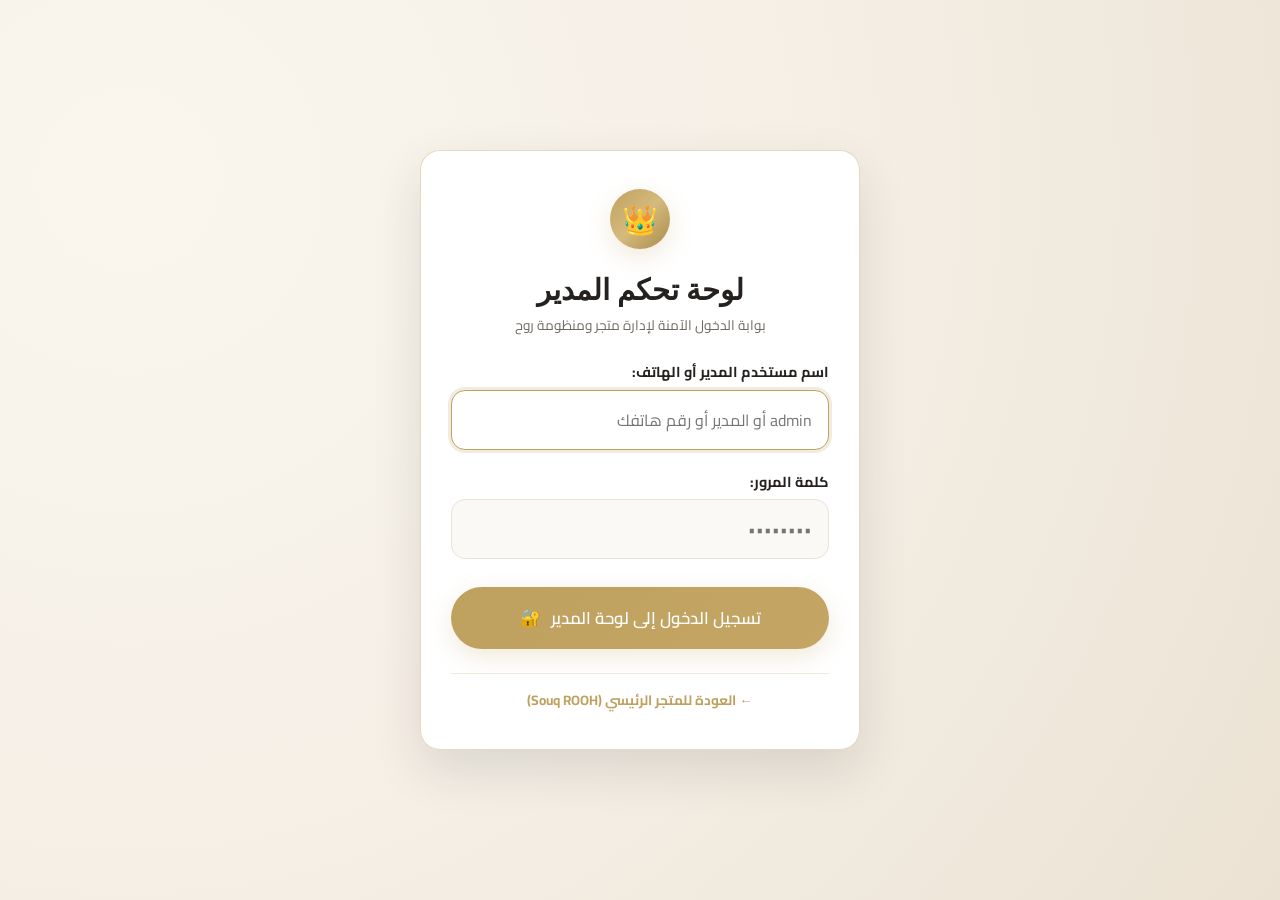
<file: login.html>
<!DOCTYPE html>
<html lang="ar" dir="rtl">
<head>
  <meta charset="UTF-8">
  <meta name="viewport" content="width=device-width, initial-scale=1.0, maximum-scale=5.0">
  <title>بوابة تسجيل الدخول الإدارية | ROOH Enterprise</title>
  <!-- Luxury Styles -->
  <link rel="stylesheet" href="css/rooh-luxury.css">
  <link rel="icon" href="data:image/svg+xml,<svg xmlns='http://www.w3.org/2000/svg' viewBox='0 0 100 100'><text y='.9em' font-size='90'>🔐</text></svg>">
  <style>
    body {
      min-height: 100vh;
      display: flex;
      align-items: center;
      justify-content: center;
      background: radial-gradient(circle at 10% 20%, #FAF6EE 0%, #F5EFE6 50%, #EBE2D3 100%);
      padding: 20px;
    }
    .login-card {
      background: rgba(255, 255, 255, 0.98);
      backdrop-filter: blur(16px);
      -webkit-backdrop-filter: blur(16px);
      border: 1px solid rgba(191, 161, 95, 0.4);
      border-radius: var(--rooh-radius-lg);
      box-shadow: 0 20px 50px rgba(36, 33, 30, 0.12);
      max-width: 440px;
      width: 100%;
      padding: 38px 30px;
      text-align: center;
      position: relative;
    }
    .login-brand-logo {
      width: 60px;
      height: 60px;
      margin: 0 auto 16px;
      border-radius: 50%;
      background: linear-gradient(135deg, var(--rooh-gold) 0%, #D4BA7D 50%, var(--rooh-gold-hover) 100%);
      color: #FFF;
      display: flex;
      align-items: center;
      justify-content: center;
      font-size: 1.8rem;
      font-weight: 800;
      box-shadow: var(--rooh-shadow-gold);
    }
    .form-group {
      text-align: right;
      margin-bottom: 20px;
    }
    .form-label {
      font-size: 0.9rem;
      font-weight: 700;
      color: var(--rooh-dark);
      display: block;
      margin-bottom: 6px;
    }
    .form-input {
      width: 100%;
      padding: 14px 16px;
      border: 1.5px solid var(--rooh-border);
      border-radius: var(--rooh-radius-md);
      font-family: inherit;
      font-size: 16px !important;
      outline: none;
      transition: var(--rooh-transition);
      background: #FBF9F5;
      -webkit-text-size-adjust: 100%;
    }
    .form-input:focus {
      border-color: var(--rooh-gold);
      background: #FFF;
      box-shadow: 0 0 0 3px rgba(191, 161, 95, 0.2);
    }
    .error-banner {
      background: #FFEBEE;
      color: #C62828;
      border: 1px solid #FFCDD2;
      border-radius: 8px;
      padding: 12px;
      font-size: 0.88rem;
      margin-bottom: 18px;
      display: none;
      text-align: right;
    }
    .credential-hint-box {
      margin-top: 20px;
      padding: 14px;
      background: #FAF8F5;
      border: 1px dashed rgba(191,161,95,0.4);
      border-radius: 10px;
      text-align: right;
      font-size: 0.8rem;
      color: var(--rooh-muted);
      line-height: 1.6;
    }
    @media (max-width: 480px) {
      body { padding: 12px; }
      .login-card { padding: 26px 18px; border-radius: 16px; }
    }
  </style>
</head>
<body>

  <div class="login-card">
    <div class="login-brand-logo">👑</div>
    <h2 style="font-family:var(--rooh-font-serif); font-size:1.8rem; color:var(--rooh-dark); margin-bottom:4px;">
      لوحة تحكم المدير
    </h2>
    <p style="font-size:0.85rem; color:var(--rooh-muted); margin-bottom:24px;">
      بوابة الدخول الآمنة لإدارة متجر ومنظومة روح
    </p>

    <div class="error-banner" id="errorBanner"></div>

    <form id="loginForm" onsubmit="handleLoginSubmit(event)">
      <div class="form-group">
        <label class="form-label" for="loginUsername">اسم مستخدم المدير أو الهاتف:</label>
        <input type="text" id="loginUsername" class="form-input" placeholder="admin أو المدير أو رقم هاتفك" required autocomplete="username" autofocus />
      </div>

      <div class="form-group">
        <label class="form-label" for="loginPassword">كلمة المرور:</label>
        <input type="password" id="loginPassword" class="form-input" placeholder="••••••••" required autocomplete="current-password" />
      </div>

      <button type="submit" class="btn-rooh btn-rooh-primary" id="loginBtn" style="width:100%; padding:15px; font-size:1.05rem; margin-top:8px; border-radius:50px;">
        <span>تسجيل الدخول إلى لوحة المدير</span>
        <span>🔐</span>
      </button>
    </form>

    <div style="margin-top:24px; padding-top:16px; border-top:1px solid var(--rooh-sand); font-size:0.85rem;">
      <a id="backToStoreLink" href="index.html" style="color:var(--rooh-gold); font-weight:700;">← العودة للمتجر الرئيسي (Souq ROOH)</a>
    </div>
  </div>

  <script src="data/seed.js"></script>
  <script src="js/db.js"></script>
  <script>
    // Clean URLs link adjustment
    if (window.location.protocol.startsWith('http')) {
      document.getElementById('backToStoreLink').setAttribute('href', '/');
    }

    async function handleLoginSubmit(e) {
      e.preventDefault();
      const userEl = document.getElementById('loginUsername');
      const passEl = document.getElementById('loginPassword');
      const errBox = document.getElementById('errorBanner');
      const btn = document.getElementById('loginBtn');

      errBox.style.display = 'none';
      btn.disabled = true;
      btn.innerHTML = '<span>جاري التحقق من الصلاحيات...</span>';

      // Safety guard: ensure window.roohDB is always initialized
      if (!window.roohDB && typeof RoohDatabase !== 'undefined') {
        window.roohDB = new RoohDatabase();
      }

      try {
        const result = await window.roohDB.login(userEl.value, passEl.value);
        btn.innerHTML = '<span>تم التحقق بنجاح ✓ جاري فتح لوحة التحكم...</span>';
        btn.style.background = '#2E7D32';

        setTimeout(() => {
          const target = window.location.protocol.startsWith('http') ? '/admin' : 'admin.html';
          window.location.href = target;
        }, 150);
      } catch (err) {
        let msg = err && err.message ? err.message : 'اسم المستخدم أو كلمة المرور غير صحيحة! يرجى مراجعة البيانات.';
        if (msg.includes('Unexpected') || msg.includes('JSON') || msg.includes('token') || msg.includes('<') || msg.includes('fetch')) {
          msg = 'اسم المستخدم أو كلمة المرور غير صحيحة! يرجى مراجعة البيانات.';
        }
        errBox.textContent = msg;
        errBox.style.display = 'block';
        btn.disabled = false;
        btn.style.background = '';
        btn.innerHTML = '<span>تسجيل الدخول للوحة التحكم</span> <span>🔐</span>';
      }
    }
  </script>
</body>
</html>
</file>
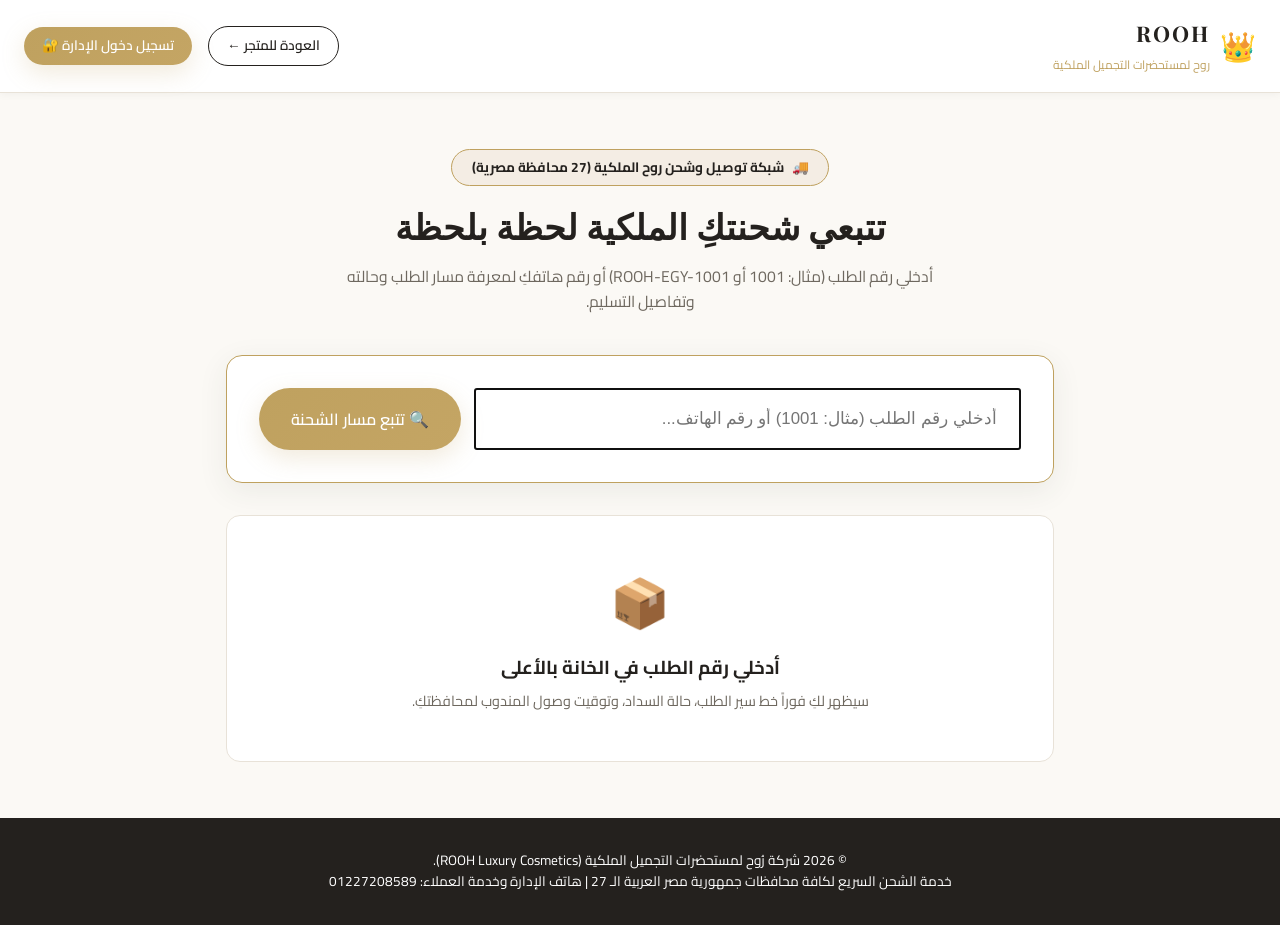
<file: track.html>
<!DOCTYPE html>
<html lang="ar" dir="rtl">
<head>
  <meta charset="UTF-8">
  <meta name="viewport" content="width=device-width, initial-scale=1.0">
  <title>ROOH Delivery | تتبع الشحنات والطلبات الملكية — روح لمستحضرات التجميل</title>
  
  <link rel="preconnect" href="https://fonts.googleapis.com">
  <link rel="preconnect" href="https://fonts.gstatic.com" crossorigin>
  <link href="https://fonts.googleapis.com/css2?family=Cairo:wght@400;600;700;800;900&family=Cinzel:wght@600;700&family=Plus+Jakarta+Sans:wght@400;600;700&display=swap" rel="stylesheet">
  
  <link rel="stylesheet" href="css/rooh-luxury.css">
</head>
<body style="background: var(--rooh-cream); min-height: 100vh; display: flex; flex-direction: column;">

  <!-- Header -->
  <header style="background: #FFF; border-bottom: 1.5px solid var(--rooh-border); padding: 1rem 0; box-shadow: var(--rooh-shadow-sm);">
    <div class="container" style="display: flex; justify-content: space-between; align-items: center;">
      <a href="index.html" class="brand-logo" style="text-decoration:none; display:flex; align-items:center; gap:10px;">
        <span style="font-size:1.8rem;">👑</span>
        <div>
          <span style="font-family:var(--rooh-font-serif); font-size:1.35rem; font-weight:700; color:var(--rooh-dark); letter-spacing:2px; display:block;">ROOH</span>
          <span style="font-size:0.75rem; color:var(--rooh-gold);">روح لمستحضرات التجميل الملكية</span>
        </div>
      </a>
      <div style="display: flex; align-items: center; gap: 1rem;">
        <a href="index.html" class="btn-rooh btn-rooh-outline btn-rooh-sm">العودة للمتجر ←</a>
        <a href="login.html" class="btn-rooh btn-rooh-primary btn-rooh-sm">تسجيل دخول الإدارة 🔐</a>
      </div>
    </div>
  </header>

  <!-- Main Tracking Container -->
  <main class="container" style="flex: 1; padding: 3.5rem 1rem; max-width: 860px;">
    <div style="text-align: center; margin-bottom: 2.5rem;">
      <div style="display: inline-flex; align-items: center; gap: 0.5rem; background: rgba(197, 168, 128, 0.15); border: 1px solid var(--rooh-gold); color: var(--rooh-dark); padding: 0.4rem 1.2rem; border-radius: 999px; font-weight: 700; font-size: 0.85rem; margin-bottom: 0.8rem;">
        <span>🚚</span> شبكة توصيل وشحن روح الملكية (27 محافظة مصرية)
      </div>
      <h1 style="font-family:var(--rooh-font-serif); font-size: 2.2rem; font-weight: 800; color: var(--rooh-dark); margin-bottom: 0.6rem;">
        تتبعي شحنتكِ الملكية لحظة بلحظة
      </h1>
      <p style="color: var(--rooh-muted); font-size: 0.98rem; max-width:600px; margin:0 auto;">
        أدخلي رقم الطلب (مثال: 1001 أو ROOH-EGY-1001) أو رقم هاتفكِ لمعرفة مسار الطلب وحالته وتفاصيل التسليم.
      </p>
    </div>

    <!-- Tracking Search Form -->
    <div style="background: #FFF; border: 1.5px solid var(--rooh-gold); border-radius: 16px; padding: 2rem; box-shadow: 0 8px 30px rgba(45,59,45,0.08); margin-bottom: 2rem;">
      <form id="trackOrderForm" style="display: flex; gap: 0.8rem; flex-wrap: wrap;" onsubmit="event.preventDefault(); window.searchOrderTrack();">
        <input type="text" id="trackInput" class="form-input" style="flex: 1; padding: 1rem 1.4rem; font-size: 1.05rem;" placeholder="أدخلي رقم الطلب (مثال: 1001) أو رقم الهاتف..." required autofocus>
        <button type="submit" class="btn-rooh btn-rooh-primary" style="padding: 1rem 2rem; font-size: 1rem;">
          <span>🔍 تتبع مسار الشحنة</span>
        </button>
      </form>
    </div>

    <!-- Results Display -->
    <div id="trackingResultContainer">
      <div style="background: #FFF; border-radius: 14px; padding: 3rem 1rem; text-align: center; border: 1px solid var(--rooh-border);">
        <div style="font-size: 3rem; margin-bottom: 0.8rem;">📦</div>
        <h3 style="color: var(--rooh-dark); margin-bottom: 0.4rem;">أدخلي رقم الطلب في الخانة بالأعلى</h3>
        <p style="color: var(--rooh-muted); font-size: 0.9rem;">
          سيظهر لكِ فوراً خط سير الطلب، حالة السداد، وتوقيت وصول المندوب لمحافظتكِ.
        </p>
      </div>
    </div>
  </main>

  <!-- Footer -->
  <footer style="background: var(--rooh-dark); color: #FFF; padding: 2rem 0; text-align: center; font-size: 0.85rem; margin-top: auto;">
    <div class="container">
      © 2026 شركة رُوح لمستحضرات التجميل الملكية (ROOH Luxury Cosmetics).<br>
      خدمة الشحن السريع لكافة محافظات جمهورية مصر العربية الـ 27 | هاتف الإدارة وخدمة العملاء: 01227208589
    </div>
  </footer>

  <script src="data/seed.js"></script>
  <script src="js/db.js"></script>
  <script>
    async function searchOrderTrack() {
      const q = (document.getElementById('trackInput').value || '').trim().toLowerCase();
      const container = document.getElementById('trackingResultContainer');
      if (!q) return;

      container.innerHTML = `
        <div style="background:#FFF; padding:40px; border-radius:14px; text-align:center;">
          <div class="luxury-spinner" style="width:36px; height:36px; border:3px solid var(--rooh-gold); border-top-color:transparent; border-radius:50%; margin:0 auto 12px; animation:spin 0.8s linear infinite;"></div>
          <span>جاري جلب تفاصيل الشحنة من قاعدة البيانات...</span>
        </div>
      `;

      const orders = await window.roohDB.getOrders('all');
      const order = orders.find(o => 
        (o.order_number && String(o.order_number).toLowerCase().includes(q)) ||
        (o.id && o.id.toLowerCase().includes(q)) ||
        (o.tracking_number && o.tracking_number.toLowerCase().includes(q)) ||
        (o.customer_phone && o.customer_phone.includes(q)) ||
        (o.customer && o.customer.phone && o.customer.phone.includes(q))
      );

      if (!order) {
        container.innerHTML = `
          <div style="background: #FFF; border-radius: 14px; padding: 3rem 1.5rem; text-align: center; border: 1px solid var(--rooh-border);">
            <div style="font-size: 3rem; margin-bottom: 0.8rem;">🔍</div>
            <h3 style="color: var(--rooh-dark); margin-bottom: 0.4rem;">لم نتمكن من العثور على طلب بهذا الرقم: "${q}"</h3>
            <p style="color: var(--rooh-muted); font-size: 0.9rem; margin-bottom: 1rem;">
              يرجى التأكد من كتابة رقم الطلب بشكل صحيح (مثال: 1001) أو رقم هاتفكِ المسجل به الطلب.
            </p>
            <a href="https://wa.me/201227208589" target="_blank" class="btn-rooh btn-rooh-outline btn-rooh-sm">
              <span>💬 تواصل مع خدمة العملاء (واتساب: 01227208589)</span>
            </a>
          </div>
        `;
        return;
      }

      // Status translation & step
      const statusMap = {
        'New': { label: 'تم استلام وتأكيد الطلب', step: 1, color: '#F57F17' },
        'In Preparation': { label: 'جاري التجهيز والتركيب المعملي', step: 2, color: 'var(--rooh-gold)' },
        'Out for Delivery': { label: 'في الطريق مع مندوب الشحن', step: 3, color: '#1976D2' },
        'Delivered': { label: 'تم التسليم بنجاح للعميل', step: 4, color: '#2E7D32' },
        'Cancelled': { label: 'ملغي', step: 0, color: '#C62828' }
      };

      const curStatus = statusMap[order.order_status] || { label: order.order_status, step: 1, color: 'var(--rooh-gold)' };
      const customerName = order.customer_name || order.customer?.name || 'عميل روح المميز';
      const gov = order.customer_governorate || order.customer?.governorate || 'القاهرة';
      const address = order.customer_address || order.customer?.address || 'عنوان التوصيل المعتمد';

      container.innerHTML = `
        <div style="background:#FFF; border-radius:16px; border:1px solid var(--rooh-border); padding:26px; box-shadow:0 8px 30px rgba(45,59,45,0.06);">
          <!-- Order Header Strip -->
          <div style="display:flex; justify-content:space-between; align-items:center; border-bottom:1.5px solid var(--rooh-border); padding-bottom:16px; margin-bottom:20px; flex-wrap:wrap; gap:12px;">
            <div>
              <span style="font-size:0.8rem; color:var(--rooh-muted); display:block;">رقم الطلب الرسمي:</span>
              <h2 style="font-family:var(--rooh-font-serif); font-size:1.6rem; color:var(--rooh-dark); margin:0;">
                #${order.order_number}
              </h2>
              <span style="font-size:0.8rem; color:var(--rooh-gold); font-family:monospace;">
                ${order.tracking_number || `ROOH-EGY-${order.order_number}`}
              </span>
            </div>
            <div style="text-align:left;">
              <span style="display:inline-block; padding:6px 14px; border-radius:20px; background:${curStatus.color}22; color:${curStatus.color}; font-weight:800; font-size:0.9rem; border:1px solid ${curStatus.color};">
                ● ${curStatus.label}
              </span>
              <div style="font-size:0.75rem; color:var(--rooh-muted); margin-top:4px;">
                تاريخ الطلب: ${window.RoohUtil.formatDate(order.created_at || order.date)}
              </div>
            </div>
          </div>

          <!-- Progress Stepper (4 steps) -->
          <div style="display:grid; grid-template-columns:1fr 1fr 1fr 1fr; gap:8px; margin-bottom:24px; text-align:center;">
            <div style="padding:10px 4px; border-radius:8px; background:${curStatus.step >= 1 ? '#E8F5E9' : '#F5F5F5'}; border:1px solid ${curStatus.step >= 1 ? '#81C784' : '#E0E0E0'};">
              <span style="font-size:1.2rem;">📝</span>
              <div style="font-size:0.75rem; font-weight:700; color:${curStatus.step >= 1 ? '#2E7D32' : '#9E9E9E'}; margin-top:4px;">1. تأكيد الطلب</div>
            </div>
            <div style="padding:10px 4px; border-radius:8px; background:${curStatus.step >= 2 ? '#E8F5E9' : '#F5F5F5'}; border:1px solid ${curStatus.step >= 2 ? '#81C784' : '#E0E0E0'};">
              <span style="font-size:1.2rem;">🔬</span>
              <div style="font-size:0.75rem; font-weight:700; color:${curStatus.step >= 2 ? '#2E7D32' : '#9E9E9E'}; margin-top:4px;">2. التجهيز المعملي</div>
            </div>
            <div style="padding:10px 4px; border-radius:8px; background:${curStatus.step >= 3 ? '#E8F5E9' : '#F5F5F5'}; border:1px solid ${curStatus.step >= 3 ? '#81C784' : '#E0E0E0'};">
              <span style="font-size:1.2rem;">🚚</span>
              <div style="font-size:0.75rem; font-weight:700; color:${curStatus.step >= 3 ? '#2E7D32' : '#9E9E9E'}; margin-top:4px;">3. جاري التوصيل</div>
            </div>
            <div style="padding:10px 4px; border-radius:8px; background:${curStatus.step >= 4 ? '#E8F5E9' : '#F5F5F5'}; border:1px solid ${curStatus.step >= 4 ? '#81C784' : '#E0E0E0'};">
              <span style="font-size:1.2rem;">🎁</span>
              <div style="font-size:0.75rem; font-weight:700; color:${curStatus.step >= 4 ? '#2E7D32' : '#9E9E9E'}; margin-top:4px;">4. تم التسليم</div>
            </div>
          </div>

          <!-- Customer & Delivery Summary -->
          <div style="display:grid; grid-template-columns:1fr 1fr; gap:16px; margin-bottom:24px; background:#FBF9F5; padding:16px; border-radius:12px; border:1px solid #ECE6DB;">
            <div>
              <strong style="color:var(--rooh-dark); display:block; margin-bottom:4px;">بيانات العميل والتوصيل:</strong>
              <div style="font-size:0.85rem; color:var(--rooh-dark); line-height:1.6;">
                • الاسم: <strong>${customerName}</strong><br>
                • المحافظة: <strong>${gov}</strong><br>
                • العنوان: ${address}
              </div>
            </div>
            <div>
              <strong style="color:var(--rooh-dark); display:block; margin-bottom:4px;">طريقة وسداد الفاتورة:</strong>
              <div style="font-size:0.85rem; color:var(--rooh-dark); line-height:1.6;">
                • طريقة الدفع: <strong>${order.payment_method || 'InstaPay'}</strong><br>
                • حالة السداد: <strong style="color:${order.payment_status === 'Paid' ? '#2E7D32' : '#E65100'};">${order.payment_status === 'Paid' ? 'تم الدفع بنجاح ✓' : 'الدفع عند الاستلام'}</strong><br>
                • الإجمالي النهائي: <strong style="color:var(--rooh-gold); font-size:1rem;">${order.total || order.total_amount} ج.م</strong>
              </div>
            </div>
          </div>

          <!-- Ordered Items List -->
          <h4 style="font-size:1rem; color:var(--rooh-dark); margin:0 0 10px;">المستحضرات المطلوبة:</h4>
          <div style="display:flex; flex-direction:column; gap:8px; margin-bottom:20px;">
            ${(order.items || []).map(i => `
              <div style="display:flex; justify-content:space-between; align-items:center; padding:10px 14px; background:#FAF8F5; border-radius:8px; border:1px solid #E8E2D8;">
                <div style="display:flex; align-items:center; gap:12px;">
                  <img src="${i.image || 'assets/img/placeholder.png'}" style="width:40px; height:40px; object-fit:cover; border-radius:6px; border:1px solid var(--rooh-gold);" />
                  <div>
                    <strong style="font-size:0.9rem; color:var(--rooh-dark); display:block;">${i.name_ar || i.name || i.title}</strong>
                    <span style="font-size:0.75rem; color:var(--rooh-muted);">${i.size || '50ml'} • الكمية: ${i.qty || 1}</span>
                  </div>
                </div>
                <strong style="color:var(--rooh-gold); font-size:0.95rem;">
                  ${(i.unit_price || i.price || 0) * (i.qty || 1)} ج.م
                </strong>
              </div>
            `).join('')}
          </div>

          <!-- Live Timeline Log -->
          <h4 style="font-size:1rem; color:var(--rooh-dark); margin:0 0 10px;">سجل حركة الطلب:</h4>
          <div style="display:flex; flex-direction:column; gap:8px;">
            ${(order.timeline || [{ status: 'New', time: order.created_at, note: 'تم استلام وتأكيد الطلب' }]).map(t => `
              <div style="display:flex; align-items:center; gap:10px; font-size:0.82rem; padding:6px 0; border-bottom:1px dashed #E0E0E0;">
                <span style="color:var(--rooh-gold); font-weight:800;">●</span>
                <span style="flex:1; color:var(--rooh-dark);">${t.note || t.status}</span>
                <span style="color:var(--rooh-muted); font-size:0.75rem;">${window.RoohUtil.formatDate(t.time)}</span>
              </div>
            `).join('')}
          </div>
        </div>
      `;
    }

    document.addEventListener('DOMContentLoaded', () => {
      const urlParams = new URLSearchParams(window.location.search);
      const orderParam = urlParams.get('order') || urlParams.get('q');
      if (orderParam) {
        document.getElementById('trackInput').value = orderParam;
        searchOrderTrack();
      }
    });
  </script>
</body>
</html>
</file>
<file: css/rooh-luxury.css>
/* ROOH Luxury Cosmetics Design System */
@import url('https://fonts.googleapis.com/css2?family=Cairo:wght@300;400;500;600;700;800&family=Playfair+Display:ital,wght@0,400;0,600;0,700;1,400&family=Tajawal:wght@300;400;500;700&display=swap');

:root {
  --rooh-cream: #FBF9F5;
  --rooh-ivory: #FAF7F2;
  --rooh-sand: #EFE9DF;
  --rooh-sand-light: #F6F3ED;
  --rooh-sand-dark: #DDD4C5;
  --rooh-white: #FFFFFF;
  --rooh-gold: #BFA15F;
  --rooh-gold-hover: #A88B49;
  --rooh-gold-light: #F4EEDF;
  --rooh-gold-glow: rgba(191, 161, 95, 0.25);
  --rooh-dark: #24211E;
  --rooh-dark-soft: #38342F;
  --rooh-muted: #6E685F;
  --rooh-border: #E8E2D8;
  --rooh-rose: #C98D83;
  --rooh-sage: #7E927A;
  --rooh-success: #2E7D32;
  --rooh-danger: #C62828;
  --rooh-warning: #E65100;
  --rooh-info: #0277BD;
  --rooh-shadow-sm: 0 2px 8px rgba(36, 33, 30, 0.04);
  --rooh-shadow-md: 0 6px 20px rgba(36, 33, 30, 0.08);
  --rooh-shadow-lg: 0 16px 40px rgba(36, 33, 30, 0.12);
  --rooh-shadow-gold: 0 8px 24px rgba(191, 161, 95, 0.22);
  --rooh-radius-sm: 8px;
  --rooh-radius-md: 14px;
  --rooh-radius-lg: 20px;
  --rooh-radius-full: 9999px;
  --rooh-transition: all 0.3s cubic-bezier(0.25, 0.8, 0.25, 1);
  --rooh-font-ar: 'Cairo', 'Tajawal', sans-serif;
  --rooh-font-serif: 'Playfair Display', Georgia, serif;
}

* {
  box-sizing: border-box;
  margin: 0;
  padding: 0;
}

html {
  scroll-behavior: smooth;
  font-size: 16px;
}

body {
  font-family: var(--rooh-font-ar);
  background-color: var(--rooh-cream);
  color: var(--rooh-dark);
  line-height: 1.6;
  direction: rtl;
  text-align: right;
  overflow-x: hidden;
  -webkit-font-smoothing: antialiased;
  position: relative;
}

/* Botanical & Nature Overlays */
.site-nature-overlay {
  position: fixed;
  top: 0;
  left: 0;
  right: 0;
  bottom: 0;
  pointer-events: none;
  z-index: -1;
  opacity: 0.12;
  transition: opacity 0.3s ease;
}

.site-nature-overlay.motif-leaves {
  background-image: url("data:image/svg+xml,%3Csvg xmlns='http://www.w3.org/2000/svg' width='90' height='90' viewBox='0 0 90 90'%3E%3Cpath fill='%23BFA15F' d='M45 15 C35 30 38 48 45 60 C52 48 55 30 45 15 Z M20 45 C10 55 14 70 20 78 C26 70 30 55 20 45 Z M70 45 C60 55 64 70 70 78 C76 70 80 55 70 45 Z' opacity='0.75'/%3E%3Cpath stroke='%23BFA15F' stroke-width='1.5' fill='none' d='M45 15 L45 65 M20 45 L20 80 M70 45 L70 80' opacity='0.55'/%3E%3C/svg%3E");
  background-repeat: repeat;
}

.site-nature-overlay.motif-petals {
  background-image: url("data:image/svg+xml,%3Csvg xmlns='http://www.w3.org/2000/svg' width='100' height='100' viewBox='0 0 100 100'%3E%3Cpath fill='%23C98D83' d='M50 20 C40 30 35 45 50 60 C65 45 60 30 50 20 Z' opacity='0.6' transform='rotate(25 50 50)'/%3E%3Cpath fill='%23BFA15F' d='M20 70 C15 75 12 85 20 90 C28 85 25 75 20 70 Z' opacity='0.5' transform='rotate(-15 20 80)'/%3E%3Cpath fill='%23C98D83' d='M80 65 C75 70 72 80 80 85 C88 80 85 70 80 65 Z' opacity='0.5' transform='rotate(30 80 75)'/%3E%3C/svg%3E");
  background-repeat: repeat;
}

.site-nature-overlay.motif-waves {
  background-image: url("data:image/svg+xml,%3Csvg xmlns='http://www.w3.org/2000/svg' width='120' height='60' viewBox='0 0 120 60'%3E%3Cpath d='M0 30 Q30 10 60 30 T120 30' fill='none' stroke='%23BFA15F' stroke-width='1.5' opacity='0.6'/%3E%3Cpath d='M0 45 Q30 25 60 45 T120 45' fill='none' stroke='%23BFA15F' stroke-width='1' opacity='0.4'/%3E%3C/svg%3E");
  background-repeat: repeat;
}

.site-nature-overlay.motif-marble {
  background-image: url("data:image/svg+xml,%3Csvg xmlns='http://www.w3.org/2000/svg' width='200' height='200' viewBox='0 0 200 200'%3E%3Cpath d='M10 10 Q60 90 120 70 T190 190 M180 10 Q140 80 70 130 T10 190' fill='none' stroke='%23BFA15F' stroke-width='1.2' opacity='0.4'/%3E%3C/svg%3E");
  background-repeat: repeat;
}

body.ltr {
  direction: ltr;
  text-align: left;
}

a {
  color: inherit;
  text-decoration: none;
  transition: var(--rooh-transition);
}

button {
  font-family: inherit;
  cursor: pointer;
  border: none;
  background: none;
  transition: var(--rooh-transition);
}

img {
  max-width: 100%;
  height: auto;
  display: block;
}

/* Typography Utility */
.font-serif {
  font-family: var(--rooh-font-serif);
}

.text-gold {
  color: var(--rooh-gold) !important;
}

.text-muted {
  color: var(--rooh-muted) !important;
}

.text-center {
  text-align: center;
}

/* Layout Containers */
.container {
  width: 100%;
  max-width: 1320px;
  margin: 0 auto;
  padding: 0 24px;
}

.container-narrow {
  max-width: 1000px;
  margin: 0 auto;
  padding: 0 20px;
}

/* Top Announcement Bar */
.top-announcement {
  background: var(--rooh-dark);
  color: var(--rooh-ivory);
  font-size: 0.85rem;
  padding: 8px 16px;
  text-align: center;
  position: relative;
  z-index: 101;
  letter-spacing: 0.5px;
}

.top-announcement span.highlight {
  color: var(--rooh-gold);
  font-weight: 600;
  margin: 0 4px;
}

/* Header & Navigation */
.header-main {
  background: rgba(251, 249, 245, 0.94);
  backdrop-filter: blur(12px);
  -webkit-backdrop-filter: blur(12px);
  border-bottom: 1px solid var(--rooh-border);
  position: sticky;
  top: 0;
  z-index: 100;
  transition: var(--rooh-transition);
}

.header-inner {
  display: flex;
  align-items: center;
  justify-content: space-between;
  height: 84px;
  gap: 20px;
}

.brand-logo {
  display: flex;
  align-items: center;
  gap: 12px;
}

.brand-logo-mark {
  width: 44px;
  height: 44px;
  border-radius: 50%;
  background: linear-gradient(135deg, var(--rooh-gold) 0%, #D4BA7D 50%, var(--rooh-gold-hover) 100%);
  display: flex;
  align-items: center;
  justify-content: center;
  color: var(--rooh-white);
  font-weight: 800;
  font-size: 1.4rem;
  box-shadow: var(--rooh-shadow-gold);
}

.brand-logo-text {
  display: flex;
  flex-direction: column;
}

.brand-name {
  font-family: var(--rooh-font-serif);
  font-size: 1.8rem;
  font-weight: 700;
  letter-spacing: 1.5px;
  color: var(--rooh-dark);
  line-height: 1.1;
}

.brand-subtext {
  font-size: 0.72rem;
  color: var(--rooh-muted);
  letter-spacing: 1px;
  text-transform: uppercase;
}

.nav-links {
  display: flex;
  align-items: center;
  gap: 28px;
  list-style: none;
}

.nav-item a {
  font-size: 0.95rem;
  font-weight: 500;
  color: var(--rooh-dark-soft);
  position: relative;
  padding: 6px 0;
}

.nav-item a:hover,
.nav-item.active a {
  color: var(--rooh-gold);
}

.nav-item a::after {
  content: '';
  position: absolute;
  bottom: 0;
  left: 0;
  right: 0;
  height: 2px;
  background: var(--rooh-gold);
  transform: scaleX(0);
  transition: transform 0.25s ease;
}

.nav-item a:hover::after,
.nav-item.active a::after {
  transform: scaleX(1);
}

.header-actions {
  display: flex;
  align-items: center;
  gap: 14px;
}

.icon-btn {
  width: 42px;
  height: 42px;
  border-radius: 50%;
  display: flex;
  align-items: center;
  justify-content: center;
  border: 1px solid var(--rooh-border);
  background: var(--rooh-white);
  color: var(--rooh-dark);
  position: relative;
}

.icon-btn:hover {
  border-color: var(--rooh-gold);
  color: var(--rooh-gold);
  transform: translateY(-2px);
  box-shadow: var(--rooh-shadow-sm);
}

.badge-counter {
  position: absolute;
  top: -4px;
  right: -4px;
  background: var(--rooh-gold);
  color: var(--rooh-white);
  font-size: 0.7rem;
  font-weight: 700;
  min-width: 20px;
  height: 20px;
  border-radius: 10px;
  display: flex;
  align-items: center;
  justify-content: center;
  padding: 0 4px;
  border: 2px solid var(--rooh-white);
}

/* Luxury Buttons */
.btn-rooh {
  display: inline-flex;
  align-items: center;
  justify-content: center;
  gap: 10px;
  padding: 12px 28px;
  border-radius: var(--rooh-radius-full);
  font-size: 0.95rem;
  font-weight: 600;
  transition: var(--rooh-transition);
  text-align: center;
  white-space: nowrap;
}

.btn-rooh-primary {
  background: linear-gradient(135deg, var(--rooh-gold) 0%, #C4A564 100%);
  color: var(--rooh-white);
  box-shadow: var(--rooh-shadow-gold);
}

.btn-rooh-primary:hover {
  background: linear-gradient(135deg, var(--rooh-gold-hover) 0%, #A88B49 100%);
  transform: translateY(-2px);
  box-shadow: 0 10px 25px rgba(191, 161, 95, 0.35);
  color: var(--rooh-white);
}

.btn-rooh-outline {
  background: transparent;
  color: var(--rooh-dark);
  border: 1.5px solid var(--rooh-dark);
}

.btn-rooh-outline:hover {
  background: var(--rooh-dark);
  color: var(--rooh-white);
  transform: translateY(-2px);
}

.btn-rooh-gold-outline {
  background: transparent;
  color: var(--rooh-gold);
  border: 1.5px solid var(--rooh-gold);
}

.btn-rooh-gold-outline:hover {
  background: var(--rooh-gold);
  color: var(--rooh-white);
}

.btn-rooh-sm {
  padding: 8px 18px;
  font-size: 0.85rem;
}

.btn-rooh-lg {
  padding: 16px 36px;
  font-size: 1.05rem;
}

/* Secondary Store Category Bar */
.store-subnav {
  background: var(--rooh-sand-light);
  border-bottom: 1px solid var(--rooh-border);
  padding: 10px 0;
  overflow-x: auto;
  white-space: nowrap;
  scrollbar-width: none;
}

.store-subnav::-webkit-scrollbar {
  display: none;
}

.subnav-items {
  display: flex;
  align-items: center;
  gap: 16px;
  list-style: none;
}

.subnav-link {
  font-size: 0.9rem;
  font-weight: 500;
  padding: 6px 16px;
  border-radius: var(--rooh-radius-full);
  background: var(--rooh-white);
  border: 1px solid var(--rooh-border);
  color: var(--rooh-dark-soft);
  display: inline-flex;
  align-items: center;
  gap: 6px;
  transition: var(--rooh-transition);
}

.subnav-link:hover,
.subnav-link.active {
  background: var(--rooh-gold);
  border-color: var(--rooh-gold);
  color: var(--rooh-white);
}

.subnav-link.special-lab {
  background: linear-gradient(135deg, #24211E 0%, #3D3730 100%);
  color: var(--rooh-gold);
  border-color: var(--rooh-gold);
  font-weight: 700;
}

.subnav-link.special-lab:hover {
  background: var(--rooh-gold);
  color: var(--rooh-white);
}

/* Hero Section */
.hero-section {
  position: relative;
  padding: 90px 0 110px;
  background: radial-gradient(circle at 15% 20%, #FAF6EE 0%, #F5EFE6 45%, #EBE2D3 100%);
  overflow: hidden;
  border-bottom: 1px solid var(--rooh-border);
}

.hero-grid {
  display: grid;
  grid-template-columns: 1.1fr 0.9fr;
  align-items: center;
  gap: 60px;
}

.hero-tag {
  display: inline-flex;
  align-items: center;
  gap: 8px;
  padding: 6px 16px;
  background: var(--rooh-gold-light);
  border: 1px solid var(--rooh-gold);
  border-radius: var(--rooh-radius-full);
  color: var(--rooh-gold-hover);
  font-size: 0.85rem;
  font-weight: 600;
  margin-bottom: 20px;
}

.hero-title {
  font-family: var(--rooh-font-serif);
  font-size: 3.4rem;
  line-height: 1.2;
  color: var(--rooh-dark);
  margin-bottom: 24px;
  font-weight: 700;
}

.hero-title span.accent {
  color: var(--rooh-gold);
  position: relative;
}

.hero-desc {
  font-size: 1.15rem;
  color: var(--rooh-muted);
  margin-bottom: 36px;
  max-width: 580px;
  line-height: 1.8;
}

.hero-cta {
  display: flex;
  align-items: center;
  gap: 16px;
  flex-wrap: wrap;
}

.hero-visual {
  position: relative;
  display: flex;
  justify-content: center;
  align-items: center;
}

.hero-card-display {
  position: relative;
  width: 100%;
  max-width: 480px;
  height: 520px;
  border-radius: 28px;
  background: linear-gradient(145deg, #FFFFFF 0%, #F8F4EC 100%);
  border: 1px solid rgba(191, 161, 95, 0.3);
  box-shadow: 0 25px 60px rgba(36, 33, 30, 0.14);
  padding: 24px;
  display: flex;
  flex-direction: column;
  justify-content: space-between;
  overflow: hidden;
}

.hero-card-display::before {
  content: '';
  position: absolute;
  top: -60px;
  left: -60px;
  width: 200px;
  height: 200px;
  border-radius: 50%;
  background: radial-gradient(circle, rgba(191,161,95,0.18) 0%, transparent 70%);
}

.hero-badge-float {
  position: absolute;
  background: rgba(255, 255, 255, 0.95);
  backdrop-filter: blur(10px);
  border: 1px solid var(--rooh-border);
  padding: 12px 20px;
  border-radius: var(--rooh-radius-md);
  box-shadow: var(--rooh-shadow-md);
  display: flex;
  align-items: center;
  gap: 12px;
  z-index: 2;
  animation: float 4s ease-in-out infinite;
}

.hero-badge-float.top-badge {
  top: 30px;
  left: -20px;
}

.hero-badge-float.bottom-badge {
  bottom: 40px;
  right: -20px;
  animation-delay: 2s;
}

@keyframes float {
  0%, 100% { transform: translateY(0px); }
  50% { transform: translateY(-10px); }
}

/* Feature Pillars / Trust Badges */
.trust-strip {
  background: var(--rooh-white);
  border-bottom: 1px solid var(--rooh-border);
  padding: 30px 0;
}

.trust-grid {
  display: grid;
  grid-template-columns: repeat(4, 1fr);
  gap: 24px;
}

.trust-item {
  display: flex;
  align-items: center;
  gap: 16px;
}

.trust-icon-box {
  width: 52px;
  height: 52px;
  border-radius: var(--rooh-radius-md);
  background: var(--rooh-sand-light);
  color: var(--rooh-gold);
  display: flex;
  align-items: center;
  justify-content: center;
  font-size: 1.5rem;
  flex-shrink: 0;
  border: 1px solid var(--rooh-border);
}

.trust-title {
  font-weight: 700;
  font-size: 0.95rem;
  color: var(--rooh-dark);
}

.trust-sub {
  font-size: 0.8rem;
  color: var(--rooh-muted);
}

/* Section Common Styling */
.section-padding {
  padding: 80px 0;
}

.section-head {
  text-align: center;
  max-width: 680px;
  margin: 0 auto 50px;
}

.section-subtitle {
  color: var(--rooh-gold);
  font-weight: 600;
  font-size: 0.9rem;
  text-transform: uppercase;
  letter-spacing: 1.5px;
  margin-bottom: 10px;
  display: block;
}

.section-title {
  font-family: var(--rooh-font-serif);
  font-size: 2.4rem;
  font-weight: 700;
  color: var(--rooh-dark);
  line-height: 1.3;
}

.section-desc {
  color: var(--rooh-muted);
  font-size: 1rem;
  margin-top: 14px;
}

/* Product Cards Grid */
.products-grid {
  display: grid;
  grid-template-columns: repeat(auto-fill, minmax(280px, 1fr));
  gap: 28px;
}

.product-card {
  background: var(--rooh-white);
  border-radius: var(--rooh-radius-lg);
  border: 1px solid var(--rooh-border);
  overflow: hidden;
  transition: var(--rooh-transition);
  display: flex;
  flex-direction: column;
  position: relative;
}

.product-card:hover {
  transform: translateY(-6px);
  box-shadow: var(--rooh-shadow-lg);
  border-color: rgba(191, 161, 95, 0.4);
}

.product-thumb-wrap {
  position: relative;
  width: 100%;
  padding-top: 100%;
  background: var(--rooh-ivory);
  overflow: hidden;
}

.product-thumb-wrap img {
  position: absolute;
  top: 0;
  left: 0;
  width: 100%;
  height: 100%;
  object-fit: cover;
  transition: transform 0.5s ease;
}

.product-card:hover .product-thumb-wrap img {
  transform: scale(1.06);
}

.product-badges {
  position: absolute;
  top: 14px;
  right: 14px;
  display: flex;
  flex-direction: column;
  gap: 6px;
  z-index: 2;
}

.badge-tag {
  font-size: 0.72rem;
  font-weight: 700;
  padding: 4px 10px;
  border-radius: var(--rooh-radius-full);
  text-transform: uppercase;
  letter-spacing: 0.5px;
}

.badge-tag.tag-new {
  background: var(--rooh-gold);
  color: var(--rooh-white);
}

.badge-tag.tag-bestseller {
  background: var(--rooh-dark);
  color: var(--rooh-white);
}

.badge-tag.tag-discount {
  background: var(--rooh-rose);
  color: var(--rooh-white);
}

.product-quick-actions {
  position: absolute;
  bottom: 14px;
  left: 0;
  right: 0;
  display: flex;
  justify-content: center;
  gap: 8px;
  transform: translateY(20px);
  opacity: 0;
  transition: var(--rooh-transition);
  z-index: 3;
}

.product-card:hover .product-quick-actions {
  transform: translateY(0);
  opacity: 1;
}

.product-content {
  padding: 20px;
  display: flex;
  flex-direction: column;
  flex-grow: 1;
}

.product-category {
  font-size: 0.78rem;
  color: var(--rooh-muted);
  text-transform: uppercase;
  letter-spacing: 0.8px;
  margin-bottom: 6px;
}

.product-name {
  font-size: 1.1rem;
  font-weight: 700;
  color: var(--rooh-dark);
  margin-bottom: 8px;
  line-height: 1.4;
  display: -webkit-box;
  -webkit-line-clamp: 2;
  -webkit-box-orient: vertical;
  overflow: hidden;
}

.product-rating {
  display: flex;
  align-items: center;
  gap: 6px;
  font-size: 0.85rem;
  color: var(--rooh-gold);
  margin-bottom: 12px;
}

.product-rating span.review-count {
  color: var(--rooh-muted);
  font-size: 0.78rem;
}

.product-price-row {
  display: flex;
  align-items: baseline;
  justify-content: space-between;
  margin-top: auto;
  padding-top: 14px;
  border-top: 1px solid var(--rooh-sand);
}

.price-box {
  display: flex;
  align-items: baseline;
  gap: 8px;
}

.price-current {
  font-size: 1.25rem;
  font-weight: 700;
  color: var(--rooh-dark);
}

.price-old {
  font-size: 0.9rem;
  color: var(--rooh-muted);
  text-decoration: line-through;
}

.currency-sym {
  font-size: 0.85rem;
  font-weight: normal;
  color: var(--rooh-muted);
  margin-right: 2px;
}

/* Customizer Lab Interactive Section */
.customizer-lab-section {
  background: linear-gradient(135deg, #1F1C19 0%, #2B2621 100%);
  color: var(--rooh-white);
  padding: 90px 0;
  position: relative;
  overflow: hidden;
}

.customizer-lab-section::after {
  content: '';
  position: absolute;
  top: 0;
  right: 0;
  width: 500px;
  height: 500px;
  background: radial-gradient(circle, rgba(191,161,95,0.15) 0%, transparent 70%);
  pointer-events: none;
}

.lab-grid {
  display: grid;
  grid-template-columns: 1fr 1.1fr;
  gap: 50px;
  align-items: start;
}

.lab-preview-card {
  position: sticky;
  top: 110px;
  background: rgba(255, 255, 255, 0.05);
  backdrop-filter: blur(20px);
  border: 1px solid rgba(191, 161, 95, 0.35);
  border-radius: var(--rooh-radius-lg);
  padding: 36px;
  text-align: center;
  box-shadow: 0 20px 50px rgba(0, 0, 0, 0.4);
}

.lab-bottle-render {
  width: 240px;
  height: 320px;
  margin: 0 auto 24px;
  background: radial-gradient(circle at 40% 35%, #F4EEDF 0%, #CDB07B 60%, #876C3B 100%);
  border-radius: 40px 40px 18px 18px;
  position: relative;
  box-shadow: 0 15px 35px rgba(0, 0, 0, 0.6), inset 0 2px 10px rgba(255, 255, 255, 0.6);
  display: flex;
  flex-direction: column;
  justify-content: center;
  align-items: center;
  padding: 20px;
  transition: all 0.5s ease;
}

.lab-bottle-cap {
  position: absolute;
  top: -30px;
  width: 70px;
  height: 34px;
  background: linear-gradient(135deg, #FAF7F2 0%, #D8C7A5 100%);
  border-radius: 8px 8px 0 0;
  border-bottom: 2px solid #9C7F3B;
  box-shadow: 0 -4px 10px rgba(0,0,0,0.2);
}

.lab-bottle-label {
  background: rgba(255, 255, 255, 0.94);
  color: var(--rooh-dark);
  padding: 16px 12px;
  border-radius: 8px;
  width: 85%;
  border: 1px solid var(--rooh-gold);
  box-shadow: 0 4px 12px rgba(0,0,0,0.15);
  text-align: center;
}

.lab-bottle-label h4 {
  font-family: var(--rooh-font-serif);
  font-size: 1.1rem;
  color: var(--rooh-gold-hover);
  margin-bottom: 4px;
}

.lab-bottle-label p {
  font-size: 0.72rem;
  color: var(--rooh-muted);
}

.lab-bottle-label .custom-name-preview {
  font-weight: 700;
  font-size: 0.85rem;
  color: var(--rooh-dark);
  margin-top: 6px;
  border-top: 1px dashed var(--rooh-border);
  padding-top: 4px;
}

/* Interactive Steps */
.customizer-steps {
  display: flex;
  flex-direction: column;
  gap: 24px;
}

.customizer-step-card {
  background: rgba(255, 255, 255, 0.04);
  border: 1px solid rgba(255, 255, 255, 0.1);
  border-radius: var(--rooh-radius-md);
  padding: 24px;
  transition: var(--rooh-transition);
}

.customizer-step-card.active {
  border-color: var(--rooh-gold);
  background: rgba(191, 161, 95, 0.07);
}

.step-header {
  display: flex;
  align-items: center;
  gap: 14px;
  margin-bottom: 16px;
}

.step-num {
  width: 32px;
  height: 32px;
  border-radius: 50%;
  background: var(--rooh-gold);
  color: var(--rooh-white);
  display: flex;
  align-items: center;
  justify-content: center;
  font-weight: 700;
  font-size: 0.9rem;
}

.step-title {
  font-size: 1.1rem;
  font-weight: 600;
  color: var(--rooh-white);
}

.option-cards-grid {
  display: grid;
  grid-template-columns: repeat(auto-fill, minmax(135px, 1fr));
  gap: 12px;
}

.option-select-btn {
  background: rgba(255, 255, 255, 0.06);
  border: 1px solid rgba(255, 255, 255, 0.14);
  border-radius: var(--rooh-radius-sm);
  padding: 12px 10px;
  text-align: center;
  color: var(--rooh-white);
  transition: var(--rooh-transition);
  display: flex;
  flex-direction: column;
  gap: 6px;
  align-items: center;
  font-size: 0.85rem;
}

.option-select-btn:hover {
  border-color: var(--rooh-gold);
  background: rgba(191, 161, 95, 0.12);
}

.option-select-btn.selected {
  border-color: var(--rooh-gold);
  background: var(--rooh-gold);
  color: var(--rooh-white);
  font-weight: 700;
  box-shadow: 0 4px 14px rgba(191, 161, 95, 0.4);
}

.option-price-tag {
  font-size: 0.75rem;
  opacity: 0.85;
}

/* Cart Drawer */
.cart-drawer-overlay {
  position: fixed;
  inset: 0;
  background: rgba(36, 33, 30, 0.6);
  backdrop-filter: blur(4px);
  z-index: 1000;
  opacity: 0;
  pointer-events: none;
  transition: opacity 0.3s ease;
}

.cart-drawer-overlay.open {
  opacity: 1;
  pointer-events: auto;
}

.cart-drawer {
  position: fixed;
  top: 0;
  bottom: 0;
  left: 0;
  width: 100%;
  max-width: 440px;
  background: var(--rooh-white);
  box-shadow: -10px 0 40px rgba(0, 0, 0, 0.2);
  z-index: 1001;
  transform: translateX(-100%);
  transition: transform 0.35s cubic-bezier(0.25, 0.8, 0.25, 1);
  display: flex;
  flex-direction: column;
}

body:not(.ltr) .cart-drawer {
  left: auto;
  right: 0;
  transform: translateX(100%);
}

.cart-drawer.open {
  transform: translateX(0) !important;
}

.cart-header {
  padding: 20px 24px;
  border-bottom: 1px solid var(--rooh-border);
  display: flex;
  align-items: center;
  justify-content: space-between;
}

.cart-header h3 {
  font-family: var(--rooh-font-serif);
  font-size: 1.3rem;
  color: var(--rooh-dark);
}

.cart-body {
  flex-grow: 1;
  overflow-y: auto;
  padding: 20px 24px;
  display: flex;
  flex-direction: column;
  gap: 16px;
}

.cart-item {
  display: flex;
  gap: 16px;
  padding-bottom: 16px;
  border-bottom: 1px solid var(--rooh-sand);
}

.cart-item-img {
  width: 72px;
  height: 72px;
  border-radius: var(--rooh-radius-sm);
  background: var(--rooh-ivory);
  object-fit: cover;
  flex-shrink: 0;
}

.cart-item-info {
  flex-grow: 1;
  display: flex;
  flex-direction: column;
  justify-content: space-between;
}

.cart-item-title {
  font-size: 0.95rem;
  font-weight: 600;
  color: var(--rooh-dark);
}

.cart-item-custom-notes {
  font-size: 0.75rem;
  color: var(--rooh-gold);
  line-height: 1.3;
  margin-top: 2px;
}

.cart-qty-row {
  display: flex;
  align-items: center;
  justify-content: space-between;
  margin-top: 6px;
}

.qty-control {
  display: flex;
  align-items: center;
  border: 1px solid var(--rooh-border);
  border-radius: var(--rooh-radius-full);
  overflow: hidden;
}

.qty-btn {
  width: 28px;
  height: 28px;
  display: flex;
  align-items: center;
  justify-content: center;
  font-size: 0.9rem;
  background: var(--rooh-sand-light);
}

.qty-display {
  width: 32px;
  text-align: center;
  font-size: 0.85rem;
  font-weight: 600;
}

.cart-footer {
  padding: 24px;
  border-top: 1px solid var(--rooh-border);
  background: var(--rooh-ivory);
}

.cart-summary-line {
  display: flex;
  justify-content: space-between;
  font-size: 0.95rem;
  margin-bottom: 8px;
  color: var(--rooh-muted);
}

.cart-total-line {
  display: flex;
  justify-content: space-between;
  font-size: 1.25rem;
  font-weight: 700;
  color: var(--rooh-dark);
  margin-top: 12px;
  padding-top: 12px;
  border-top: 1px solid var(--rooh-border);
}

/* AI Floating Chatbot Widget */
.ai-chatbot-widget {
  position: fixed;
  bottom: 28px;
  left: 28px;
  z-index: 999;
}

body:not(.ltr) .ai-chatbot-widget {
  left: auto;
  right: 28px;
}

.ai-chatbot-btn {
  width: 62px;
  height: 62px;
  border-radius: 50%;
  background: linear-gradient(135deg, var(--rooh-dark) 0%, #3F372E 100%);
  border: 2px solid var(--rooh-gold);
  color: var(--rooh-gold);
  display: flex;
  align-items: center;
  justify-content: center;
  font-size: 1.8rem;
  box-shadow: 0 10px 30px rgba(36, 33, 30, 0.35);
  position: relative;
  transition: var(--rooh-transition);
}

.ai-chatbot-btn:hover {
  transform: scale(1.08);
  box-shadow: 0 14px 40px rgba(191, 161, 95, 0.45);
}

.ai-pulse-ring {
  position: absolute;
  inset: -6px;
  border-radius: 50%;
  border: 2px solid var(--rooh-gold);
  animation: pulse 2.5s infinite;
  opacity: 0;
}

@keyframes pulse {
  0% { transform: scale(0.95); opacity: 0.8; }
  100% { transform: scale(1.35); opacity: 0; }
}

.ai-chat-window {
  position: fixed;
  bottom: 100px;
  left: 28px;
  width: 380px;
  max-width: calc(100vw - 56px);
  height: 520px;
  background: var(--rooh-white);
  border-radius: var(--rooh-radius-lg);
  border: 1px solid var(--rooh-border);
  box-shadow: 0 20px 60px rgba(36, 33, 30, 0.2);
  display: none;
  flex-direction: column;
  overflow: hidden;
  z-index: 1000;
  animation: popIn 0.3s cubic-bezier(0.175, 0.885, 0.32, 1.275);
}

body:not(.ltr) .ai-chat-window {
  left: auto;
  right: 28px;
}

.ai-chat-window.open {
  display: flex;
}

@keyframes popIn {
  from { opacity: 0; transform: scale(0.85) translateY(20px); }
  to { opacity: 1; transform: scale(1) translateY(0); }
}

.ai-chat-header {
  background: linear-gradient(135deg, var(--rooh-dark) 0%, #3A332B 100%);
  color: var(--rooh-white);
  padding: 16px 20px;
  display: flex;
  align-items: center;
  justify-content: space-between;
  border-bottom: 1px solid var(--rooh-gold);
}

.ai-avatar {
  width: 36px;
  height: 36px;
  border-radius: 50%;
  background: var(--rooh-gold);
  display: flex;
  align-items: center;
  justify-content: center;
  font-weight: 700;
  color: var(--rooh-white);
}

.ai-chat-body {
  flex-grow: 1;
  padding: 18px;
  overflow-y: auto;
  display: flex;
  flex-direction: column;
  gap: 12px;
  background: var(--rooh-ivory);
}

.chat-bubble {
  max-width: 82%;
  padding: 12px 16px;
  border-radius: var(--rooh-radius-md);
  font-size: 0.9rem;
  line-height: 1.5;
}

.bubble-bot {
  background: var(--rooh-white);
  color: var(--rooh-dark);
  border: 1px solid var(--rooh-border);
  align-self: flex-start;
  border-bottom-right-radius: 4px;
}

body.ltr .bubble-bot {
  border-bottom-right-radius: var(--rooh-radius-md);
  border-bottom-left-radius: 4px;
}

.bubble-user {
  background: var(--rooh-gold);
  color: var(--rooh-white);
  align-self: flex-end;
  border-bottom-left-radius: 4px;
}

body.ltr .bubble-user {
  border-bottom-left-radius: var(--rooh-radius-md);
  border-bottom-right-radius: 4px;
}

.ai-chat-input-row {
  padding: 12px 16px;
  background: var(--rooh-white);
  border-top: 1px solid var(--rooh-border);
  display: flex;
  align-items: center;
  gap: 10px;
}

.ai-chat-input {
  flex-grow: 1;
  border: 1px solid var(--rooh-border);
  border-radius: var(--rooh-radius-full);
  padding: 10px 16px;
  font-family: inherit;
  font-size: 0.9rem;
  outline: none;
}

.ai-chat-input:focus {
  border-color: var(--rooh-gold);
}

/* Modals */
.modal-overlay {
  position: fixed;
  inset: 0;
  background: rgba(36, 33, 30, 0.65);
  backdrop-filter: blur(5px);
  z-index: 1050;
  display: none;
  align-items: center;
  justify-content: center;
  padding: 20px;
}

.modal-overlay.open {
  display: flex;
}

.modal-content {
  background: var(--rooh-white);
  border-radius: var(--rooh-radius-lg);
  max-width: 720px;
  width: 100%;
  max-height: 90vh;
  overflow-y: auto;
  box-shadow: var(--rooh-shadow-lg);
  position: relative;
  padding: 32px;
  border: 1px solid var(--rooh-border);
}

.modal-close-btn {
  position: absolute;
  top: 20px;
  left: 20px;
  font-size: 1.5rem;
  color: var(--rooh-muted);
}

body.ltr .modal-close-btn {
  left: auto;
  right: 20px;
}

/* Toast Notifications */
.toast-container {
  position: fixed;
  top: 24px;
  left: 50%;
  transform: translateX(-50%);
  z-index: 2000;
  display: flex;
  flex-direction: column;
  gap: 10px;
  pointer-events: none;
}

.toast {
  pointer-events: auto;
  min-width: 320px;
  padding: 14px 20px;
  border-radius: var(--rooh-radius-full);
  background: var(--rooh-dark);
  color: var(--rooh-white);
  box-shadow: var(--rooh-shadow-lg);
  display: flex;
  align-items: center;
  justify-content: space-between;
  gap: 14px;
  font-size: 0.9rem;
  animation: slideDown 0.3s ease;
  border: 1px solid rgba(191, 161, 95, 0.4);
}

.toast.toast-success {
  border-color: var(--rooh-success);
}

.toast.toast-danger {
  border-color: var(--rooh-danger);
}

@keyframes slideDown {
  from { opacity: 0; transform: translateY(-20px); }
  to { opacity: 1; transform: translateY(0); }
}

/* Footer */
.footer-main {
  background: var(--rooh-dark);
  color: var(--rooh-sand-light);
  padding: 80px 0 30px;
  border-top: 3px solid var(--rooh-gold);
}

.footer-grid {
  display: grid;
  grid-template-columns: 1.5fr 1fr 1fr 1.2fr;
  gap: 40px;
  margin-bottom: 60px;
}

.footer-col h4 {
  font-family: var(--rooh-font-serif);
  font-size: 1.2rem;
  color: var(--rooh-gold);
  margin-bottom: 20px;
  font-weight: 600;
}

.footer-links {
  list-style: none;
  display: flex;
  flex-direction: column;
  gap: 12px;
}

.footer-links a {
  color: var(--rooh-sand);
  font-size: 0.9rem;
}

.footer-links a:hover {
  color: var(--rooh-gold);
  padding-right: 6px;
}

body.ltr .footer-links a:hover {
  padding-right: 0;
  padding-left: 6px;
}

.footer-bottom {
  border-top: 1px solid rgba(255, 255, 255, 0.1);
  padding-top: 28px;
  display: flex;
  align-items: center;
  justify-content: space-between;
  font-size: 0.85rem;
  color: var(--rooh-muted);
}

/* ===================================================================
   RESPONSIVE BREAKPOINTS — Full Mobile Support
   =================================================================== */

/* ---- Tablet / Small Desktop (≤1024px) ---- */
@media (max-width: 1024px) {
  .hero-grid {
    grid-template-columns: 1fr;
    text-align: center;
  }
  .hero-desc {
    margin: 0 auto 36px;
  }
  .hero-cta {
    justify-content: center;
  }
  .lab-grid {
    grid-template-columns: 1fr;
  }
  .trust-grid {
    grid-template-columns: repeat(2, 1fr);
  }
  .footer-grid {
    grid-template-columns: repeat(2, 1fr);
  }
}

/* ---- Mobile (≤768px) ---- */
@media (max-width: 768px) {
  /* Header */
  .header-inner {
    flex-wrap: wrap;
    padding: 10px 16px;
    gap: 8px;
  }
  .nav-links {
    display: none;
    width: 100%;
    flex-direction: column;
    background: var(--rooh-dark);
    border-radius: 10px;
    padding: 12px;
    gap: 4px;
    margin-top: 4px;
    z-index: 999;
  }
  .nav-links.mobile-open {
    display: flex !important;
  }
  .nav-links a {
    padding: 10px 14px;
    border-radius: 8px;
    font-size: 0.95rem;
  }
  .nav-links a:hover {
    background: rgba(191, 161, 95, 0.15);
  }
  .mobile-nav-toggle {
    display: flex !important;
    align-items: center;
    justify-content: center;
    width: 40px;
    height: 40px;
    font-size: 1.4rem;
    background: transparent;
    border: 1.5px solid rgba(191, 161, 95, 0.4);
    border-radius: 8px;
    cursor: pointer;
    color: var(--rooh-dark);
    touch-action: manipulation;
  }

  /* Trust grid */
  .trust-grid {
    grid-template-columns: 1fr 1fr;
  }

  /* Footer */
  .footer-grid {
    grid-template-columns: 1fr;
  }
  .footer-bottom {
    flex-direction: column;
    gap: 10px;
    text-align: center;
  }

  /* Hero */
  .hero-grid {
    gap: 24px;
  }
  .hero-title {
    font-size: 2rem;
  }
  .hero-visual {
    display: none; /* hide floating card on small screens */
  }

  /* Section titles */
  .section-title {
    font-size: 1.7rem;
  }
  .section-padding {
    padding: 48px 0;
  }

  /* Products grid */
  .products-grid {
    grid-template-columns: repeat(2, 1fr) !important;
    gap: 12px !important;
  }

  /* Category subnav */
  .subnav-items,
  .subnav-scroll {
    flex-wrap: wrap !important;
    gap: 6px !important;
    overflow-x: visible !important;
  }

  /* About / Support inline grid override */
  .about-two-col,
  .support-two-col {
    grid-template-columns: 1fr !important;
    gap: 24px !important;
  }

  /* Modals — full screen on mobile */
  .modal-overlay {
    align-items: flex-start;
    padding: 0;
  }
  .modal-content {
    max-width: 100% !important;
    width: 100% !important;
    min-height: 100vh;
    border-radius: 0 !important;
    margin: 0 !important;
    padding: 20px 16px !important;
  }

  /* Cart drawer — full width */
  .cart-drawer,
  #cartDrawer {
    width: 100vw !important;
    max-width: 100vw !important;
  }

  /* Checkout inner grid */
  .checkout-grid {
    grid-template-columns: 1fr !important;
    gap: 20px !important;
  }

  /* Product detail modal inner grid */
  .product-detail-grid {
    grid-template-columns: 1fr !important;
    gap: 20px !important;
  }

  /* Complaint / support section inner grids */
  .complaint-two-col {
    grid-template-columns: 1fr !important;
    gap: 20px !important;
  }

  /* Form inputs — prevent iOS auto-zoom */
  input, select, textarea {
    font-size: 16px !important;
    -webkit-text-size-adjust: 100%;
  }

  /* Buttons — bigger touch targets */
  .btn-rooh {
    min-height: 46px;
    touch-action: manipulation;
  }
}

/* ---- Small Mobile (≤480px) ---- */
@media (max-width: 480px) {
  .products-grid {
    grid-template-columns: 1fr !important;
    gap: 10px !important;
  }
  .trust-grid {
    grid-template-columns: 1fr;
  }
  .header-actions {
    gap: 6px;
  }
  .btn-rooh {
    padding: 10px 14px;
    font-size: 0.85rem;
  }
  .hero-title {
    font-size: 1.7rem;
  }
  .container {
    padding-inline: 14px;
  }
  .modal-content {
    padding: 16px 12px !important;
  }
  /* Lab customizer stack */
  .lab-controls,
  .lab-preview {
    width: 100% !important;
  }
}
</file>
